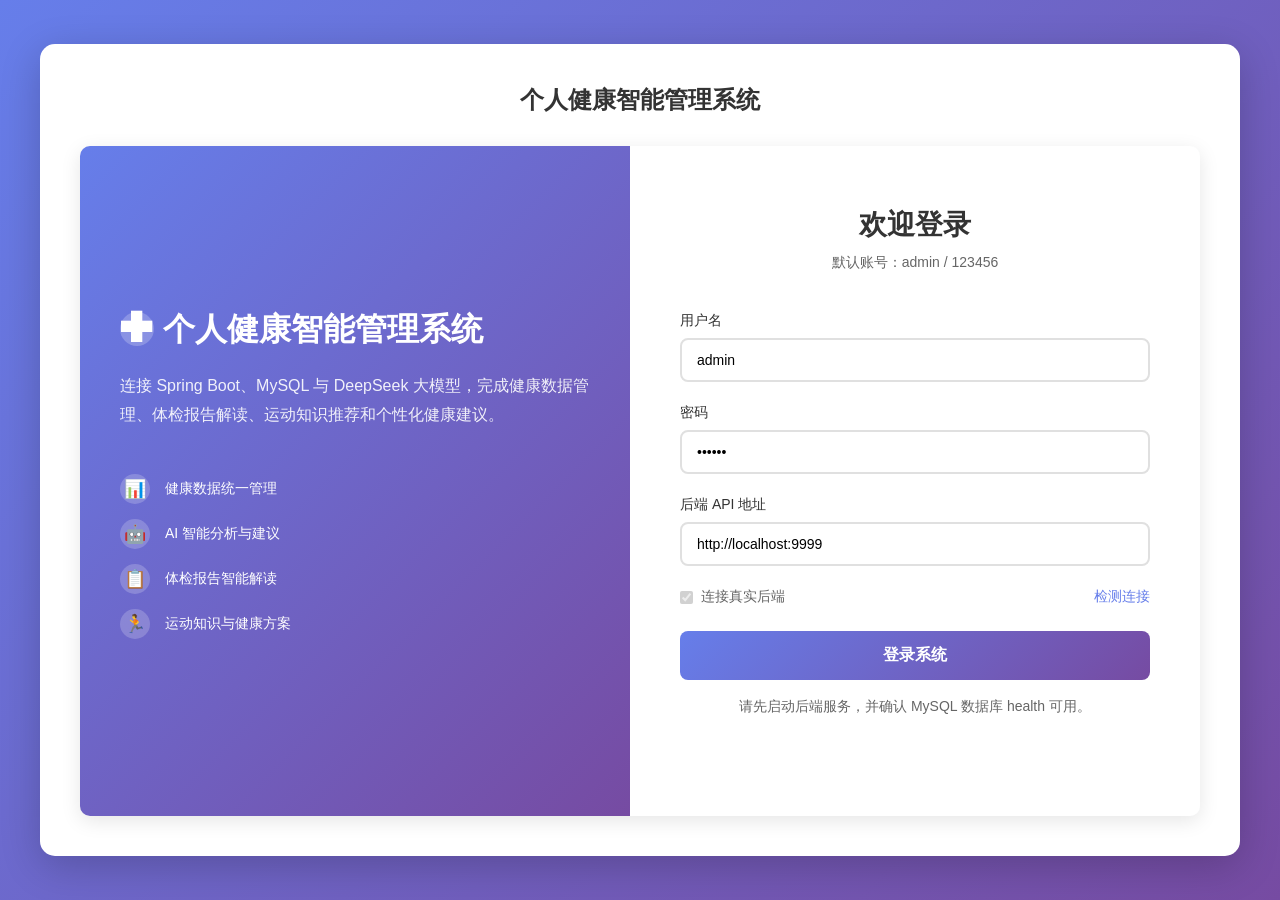
<file: docs/index.html>
<!DOCTYPE html>
<html lang="zh-CN">
<head>
  <meta charset="UTF-8">
  <meta name="viewport" content="width=device-width, initial-scale=1.0">
  <title>个人健康智能管理系统</title>
  <link rel="stylesheet" href="styles.css">
</head>
<body>
  <main id="app">
    <section class="login-screen" id="loginScreen">
      <div class="prototype-container login-container">
        <div class="prototype-title">个人健康智能管理系统</div>
        <div class="login-page">
          <div class="left-panel">
            <h1><span class="brand-mark">✚</span> 个人健康智能管理系统</h1>
            <p>连接 Spring Boot、MySQL 与 DeepSeek 大模型，完成健康数据管理、体检报告解读、运动知识推荐和个性化健康建议。</p>
            <div class="feature-list">
              <div class="feature-item"><div class="feature-icon">📊</div><span>健康数据统一管理</span></div>
              <div class="feature-item"><div class="feature-icon">🤖</div><span>AI 智能分析与建议</span></div>
              <div class="feature-item"><div class="feature-icon">📋</div><span>体检报告智能解读</span></div>
              <div class="feature-item"><div class="feature-icon">🏃</div><span>运动知识与健康方案</span></div>
            </div>
          </div>
          <form class="right-panel" id="loginForm">
            <div class="login-header">
              <h2>欢迎登录</h2>
              <p>默认账号：admin / 123456</p>
            </div>
            <div class="form-group">
              <label class="form-label" for="username">用户名</label>
              <input class="form-input" id="username" value="admin" autocomplete="username" placeholder="请输入用户名">
            </div>
            <div class="form-group">
              <label class="form-label" for="password">密码</label>
              <input class="form-input" id="password" type="password" value="123456" autocomplete="current-password" placeholder="请输入密码">
            </div>
            <div class="form-group">
              <label class="form-label" for="apiBase">后端 API 地址</label>
              <input class="form-input" id="apiBase" value="http://localhost:9999" placeholder="例如：http://localhost:9999">
            </div>
            <div class="remember-forgot">
              <label class="checkbox-label"><input checked disabled type="checkbox"> 连接真实后端</label>
              <a class="forgot-link" href="#" id="checkBackend">检测连接</a>
            </div>
            <button class="login-button" type="submit">登录系统</button>
            <div class="register-link">请先启动后端服务，并确认 MySQL 数据库 health 可用。</div>
            <p class="message" id="loginMessage"></p>
          </form>
        </div>
      </div>
    </section>

    <section class="app-screen hidden" id="appScreen">
      <div class="prototype-container app-container">
        <div class="prototype-title" id="figureTitle">个人健康智能管理系统</div>
        <div class="dashboard">
          <aside class="sidebar">
            <div class="logo"><span class="logo-icon">✚</span><span>健康管理</span></div>
            <button class="menu-item active" data-page="dashboard"><span class="menu-icon">📊</span><span class="menu-index">01</span><span>数据概览</span></button>
            <button class="menu-item" data-page="body"><span class="menu-icon">📝</span><span class="menu-index">02</span><span>身体信息上传</span></button>
            <button class="menu-item" data-page="data"><span class="menu-icon">🗂</span><span class="menu-index">03</span><span>健康数据管理</span></button>
            <button class="menu-item" data-page="ai"><span class="menu-icon">🤖</span><span class="menu-index">04</span><span>AI 智能分析</span></button>
            <button class="menu-item" data-page="report"><span class="menu-icon">📋</span><span class="menu-index">05</span><span>体检报告解读</span></button>
            <button class="menu-item" data-page="suggestion"><span class="menu-icon">💡</span><span class="menu-index">06</span><span>健康评估建议</span></button>
            <button class="menu-item" data-page="sport"><span class="menu-icon">🏃</span><span class="menu-index">07</span><span>运动知识</span></button>
            <button class="menu-item" data-page="admin"><span class="menu-icon">⚙</span><span class="menu-index">08</span><span>系统管理</span></button>
          </aside>

          <section class="main-content">
            <header class="header">
              <div>
                <div class="welcome" id="pageHeading">欢迎回来，龙辉铉</div>
                <div class="subline" id="pageSubline">健康数据管理、运动知识推荐与 AI 智能分析</div>
              </div>
              <div class="user-info">
                <span id="modeBadge">数据库连接中</span>
                <span id="clockText">2026-05-15 17:00</span>
                <div class="avatar" id="avatarText">龙</div>
              </div>
            </header>

            <section class="page active" id="page-dashboard">
              <div class="stats-grid">
                <div class="stat-card blue"><div class="stat-icon">💓</div><div class="stat-value" id="heartRateStat">--</div><div class="stat-label">心率（次/分）</div></div>
                <div class="stat-card green"><div class="stat-icon">🩺</div><div class="stat-value" id="pressureStat">--</div><div class="stat-label">血压（mmHg）</div></div>
                <div class="stat-card orange"><div class="stat-icon">🧪</div><div class="stat-value" id="sugarStat">--</div><div class="stat-label">血糖（mmol/L）</div></div>
                <div class="stat-card red"><div class="stat-icon">⚖</div><div class="stat-value" id="bmiStat">--</div><div class="stat-label">BMI 指数</div></div>
              </div>
              <div class="content-grid">
                <div class="card">
                  <div class="card-header">
                    <div class="card-title"><span class="title-icon">📈</span>健康趋势分析</div>
                    <button class="view-more" data-page-link="data">查看详情</button>
                  </div>
                  <div class="chart-placeholder" id="trendChart"></div>
                </div>
                <div class="card">
                  <div class="card-header"><div class="card-title"><span class="title-icon">📌</span>今日健康数据</div></div>
                  <div id="todayHealthList"></div>
                </div>
              </div>
              <div class="card ai-card">
                <div class="card-header">
                  <div class="card-title"><span class="title-icon">🤖</span>AI 智能建议</div>
                  <button class="view-more" data-page-link="ai">查看更多</button>
                </div>
                <div id="dashboardSuggestionList"></div>
              </div>
            </section>

            <section class="page" id="page-body">
              <div class="page-header">
                <div class="page-title"><span class="title-icon">📝</span>身体信息上传</div>
                <button class="btn btn-primary" id="saveBodyBtn">保存身体信息</button>
              </div>
              <form class="body-form" id="bodyForm">
                <label>姓名<input name="name" value="龙辉铉"></label>
                <label>年龄<input name="age" type="number" value="22"></label>
                <label>性别<select name="gender"><option>男</option><option>女</option></select></label>
                <label>身高(m)<input name="height" type="number" step="0.01" value="1.75"></label>
                <label>体重(kg)<input name="weight" type="number" step="0.1" value="68.5"></label>
                <label>血糖(mmol/L)<input name="bloodSugar" type="number" step="0.1" value="5.8"></label>
                <label>血压(mmHg)<input name="bloodPressure" value="125/82"></label>
                <label>血脂(mmol/L)<input name="bloodLipid" value="5.2"></label>
                <label>心率<input name="heartRate" type="number" value="75"></label>
                <label>视力<input name="vision" type="number" value="200"></label>
                <label>睡眠时长<input name="sleepDuration" type="number" value="7"></label>
                <label>睡眠质量<select name="sleepQuality"><option>良好</option><option>一般</option><option>较差</option></select></label>
                <label>饮食类型<input name="foodTypes" value="蔬菜、水果、鱼类"></label>
                <label>每日饮水量(ml)<input name="waterConsumption" type="number" value="1800"></label>
              </form>
              <p class="message" id="bodyMessage"></p>
            </section>

            <section class="page" id="page-data">
              <div class="page-header">
                <div class="page-title"><span class="title-icon">🗂</span>健康数据管理</div>
                <div class="action-buttons">
                  <button class="btn btn-secondary" id="loadBodyList">读取真实数据</button>
                  <button class="btn btn-primary" id="addRecordBtn">添加数据</button>
                </div>
              </div>
              <div class="filter-bar">
                <div class="filter-item"><label class="filter-label">数据类型</label><select class="filter-input" id="typeFilter"><option>全部类型</option><option>体检数据</option><option>日常监测</option><option>运动数据</option></select></div>
                <div class="filter-item"><label class="filter-label">开始时间</label><input class="filter-input" type="date" value="2026-04-01"></div>
                <div class="filter-item"><label class="filter-label">结束时间</label><input class="filter-input" type="date" value="2026-05-15"></div>
                <div class="filter-item"><label class="filter-label">关键词搜索</label><input class="filter-input" id="keywordInput" placeholder="搜索数据、状态、姓名"></div>
                <div class="filter-item filter-action"><button class="btn btn-primary" id="searchBtn">搜索</button></div>
              </div>
              <div class="table-wrap">
                <table class="data-table">
                  <thead><tr><th>记录ID</th><th>数据类型</th><th>血压</th><th>血糖</th><th>心率</th><th>体重</th><th>状态</th><th>记录时间</th><th>操作</th></tr></thead>
                  <tbody id="recordsBody"></tbody>
                </table>
              </div>
              <div class="pagination" id="recordsPagination"></div>
            </section>

            <section class="page" id="page-ai">
              <div class="page-header"><div class="page-title"><span class="title-icon">🤖</span>AI 智能分析</div></div>
              <div class="tabs">
                <button class="tab active">体检报告解读</button>
                <button class="tab">健康风险评估</button>
                <button class="tab">数据趋势分析</button>
                <button class="tab">个性化建议</button>
              </div>
              <div class="analysis-grid">
                <div class="card ai-input-card">
                  <div class="card-header"><span class="card-title"><span class="title-icon">📋</span>输入体检报告</span></div>
                  <div class="input-section">
                    <label class="input-label">请输入血压、血糖、血脂、心率、体重、睡眠等健康数据：</label>
                    <textarea class="textarea" id="reportText" placeholder="示例：血糖 6.4 mmol/L，血脂 5.8 mmol/L，血压 135/86 mmHg，心率 80 次/分，近期睡眠不足，运动频率偏低。"></textarea>
                    <div class="input-tip" id="reportTip">内容应包含具体健康指标，不能只输入姓名、问候或无关文字。</div>
                  </div>
                  <button class="btn btn-primary" id="runAiBtn">开始 AI 分析</button>
                  <div class="loading-steps hidden" id="loadingSteps"></div>
                  <div class="result-section" id="aiResultBox">
                    <div class="result-title">AI 分析结果</div>
                    <div class="result-source" id="aiSourceText">等待调用 DeepSeek 模型</div>
                    <div class="result-content">点击“开始 AI 分析”后，系统会通过后端调用 DeepSeek 模型返回结构化健康评估。</div>
                  </div>
                </div>
                <div class="card score-card">
                  <div class="card-header"><span class="card-title"><span class="title-icon">🧭</span>健康评分</span></div>
                  <div class="score-display"><div class="score-circle"><div class="score-value" id="scoreValue">--</div><div class="score-label">健康评分</div></div></div>
                  <div class="risk-level">
                    <div class="risk-item risk-low"><div class="risk-item-title">心血管风险</div><div class="risk-item-value green-text">低</div></div>
                    <div class="risk-item risk-medium"><div class="risk-item-title">代谢风险</div><div class="risk-item-value orange-text">中</div></div>
                    <div class="risk-item risk-low"><div class="risk-item-title">肝功能风险</div><div class="risk-item-value green-text">低</div></div>
                  </div>
                  <div class="warning-box"><strong>风险提示</strong><p>代谢风险主要与血糖、血脂、血压、体重、睡眠和运动频率有关，建议结合历史记录持续观察。</p></div>
                </div>
                <div class="card full-width-card suggestion-card">
                  <div class="card-header"><span class="card-title"><span class="title-icon">💡</span>个性化健康建议</span></div>
                  <div class="suggestion-list" id="suggestionList"></div>
                </div>
              </div>
            </section>

            <section class="page" id="page-report">
              <div class="page-header"><div class="page-title"><span class="title-icon">📋</span>体检报告解读</div><button class="btn btn-primary" data-page-link="ai">进入 AI 分析</button></div>
              <div class="card report-card">
                <h3>体检报告解读流程</h3>
                <p>用户粘贴体检报告后，系统将报告文本和健康画像输入提示词，结合健康知识检索与模型分析，返回整体评估、异常指标、风险等级和健康建议。</p>
                <div class="pipeline"><span>报告输入</span><span>提示词构建</span><span>知识检索</span><span>模型分析</span><span>结构化呈现</span></div>
              </div>
            </section>

            <section class="page" id="page-suggestion">
              <div class="page-header"><div class="page-title"><span class="title-icon">💡</span>健康评估建议</div></div>
              <div class="content-grid">
                <div class="card"><div class="card-header"><div class="card-title">健康评估</div></div><p class="paragraph" id="healthEvaluationText">正在根据身体信息生成健康评估。</p></div>
                <div class="card"><div class="card-header"><div class="card-title">建议生成</div></div><div id="healthAdviceList"></div></div>
              </div>
            </section>

            <section class="page" id="page-sport">
              <div class="page-header"><div class="page-title"><span class="title-icon">🏃</span>运动知识</div><button class="btn btn-secondary" id="loadSportBtn">读取运动知识接口</button></div>
              <div class="table-wrap">
                <table class="data-table">
                  <thead><tr><th>运动类型</th><th>适合时间</th><th>适合心率</th><th>推荐频率</th><th>推荐速度</th></tr></thead>
                  <tbody id="sportBody"></tbody>
                </table>
              </div>
              <div class="pagination" id="sportPagination"></div>
            </section>

            <section class="page" id="page-admin">
              <div class="page-header"><div class="page-title"><span class="title-icon">⚙</span>系统管理</div><button class="btn btn-secondary" id="loadAdminBtn">读取用户/角色/菜单</button></div>
              <div class="admin-stat-grid">
                <div class="admin-stat"><div>用户总数</div><strong id="adminUserCount">0</strong></div>
                <div class="admin-stat"><div>角色数量</div><strong id="adminRoleCount">0</strong></div>
                <div class="admin-stat"><div>菜单数量</div><strong id="adminMenuCount">0</strong></div>
              </div>
              <div class="admin-grid">
                <div class="card admin-table-card"><div class="card-header"><div class="card-title">用户列表</div></div><div id="userAdminList"></div></div>
                <div class="card admin-table-card"><div class="card-header"><div class="card-title">角色权限</div></div><div id="roleAdminList"></div></div>
                <div class="card admin-table-card"><div class="card-header"><div class="card-title">菜单资源</div></div><div id="menuAdminList"></div></div>
              </div>
            </section>
          </section>
        </div>
      </div>
    </section>
  </main>
  <script src="app.js"></script>
</body>
</html>
</file>
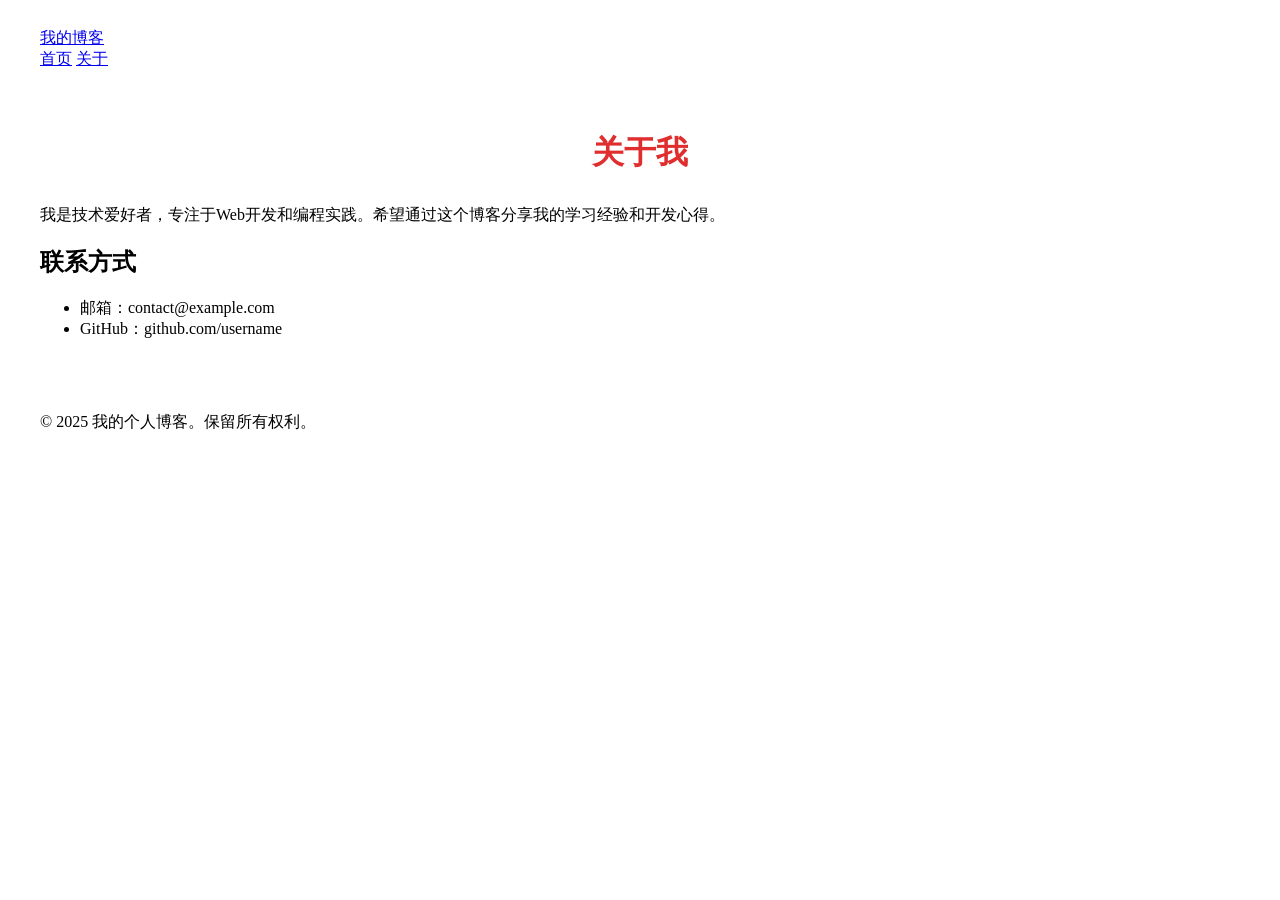
<file: test/about.html>
<!DOCTYPE html>
<html lang="zh-CN">
<head>
    <meta charset="UTF-8">
    <meta name="viewport" content="width=device-width, initial-scale=1.0">
    <title>关于 - 我的个人博客</title>
    <link rel="stylesheet" href="styles/main.css">
</head>
<body>
    <nav class="navbar">
        <div class="container">
            <a href="/" class="logo">我的博客</a>
            <div class="nav-links">
                <a href="/">首页</a>
                <a href="about.html">关于</a>
            </div>
        </div>
    </nav>

    <main class="container">
        <h1 class="page-title">关于我</h1>
        
        <div class="content">
            <p>我是技术爱好者，专注于Web开发和编程实践。希望通过这个博客分享我的学习经验和开发心得。</p>
            
            <h2>联系方式</h2>
            <ul>
                <li>邮箱：contact@example.com</li>
                <li>GitHub：github.com/username</li>
            </ul>
        </div>
    </main>

    <footer class="footer">
        <div class="container">
            <p>&copy; 2025 我的个人博客。保留所有权利。</p>
        </div>
    </footer>
</body>
</html>
</file>
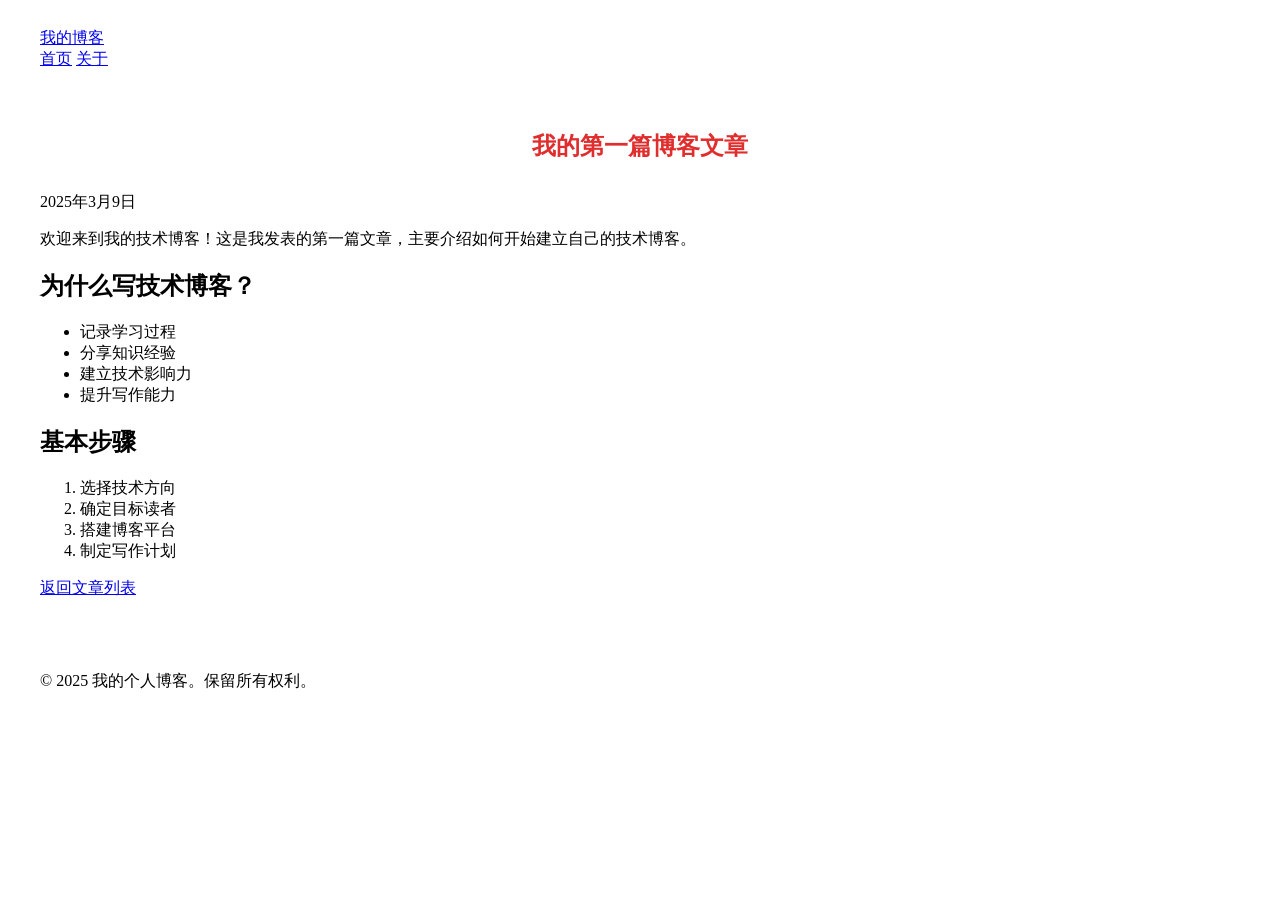
<file: test/posts/first-post.html>
<!DOCTYPE html>
<html lang="zh-CN">
<head>
    <meta charset="UTF-8">
    <meta name="viewport" content="width=device-width, initial-scale=1.0">
    <title>我的第一篇博客文章</title>
    <link rel="stylesheet" href="../styles/main.css">
</head>
<body>
    <nav class="navbar">
        <div class="container">
            <a href="../index.html" class="logo">我的博客</a>
            <div class="nav-links">
                <a href="../index.html">首页</a>
                <a href="../about.html">关于</a>
            </div>
        </div>
    </nav>

    <main class="container">
        <article class="post-content">
            <h1 class="post-title">我的第一篇博客文章</h1>
            <div class="post-meta">
                <time datetime="2025-03-09">2025年3月9日</time>
            </div>
            
            <p>欢迎来到我的技术博客！这是我发表的第一篇文章，主要介绍如何开始建立自己的技术博客。</p>
            
            <h2>为什么写技术博客？</h2>
            <ul>
                <li>记录学习过程</li>
                <li>分享知识经验</li>
                <li>建立技术影响力</li>
                <li>提升写作能力</li>
            </ul>

            <h2>基本步骤</h2>
            <ol>
                <li>选择技术方向</li>
                <li>确定目标读者</li>
                <li>搭建博客平台</li>
                <li>制定写作计划</li>
            </ol>

            <p><a href="../index.html">返回文章列表</a></p>
        </article>
    </main>

    <footer class="footer">
        <div class="container">
            <p>&copy; 2025 我的个人博客。保留所有权利。</p>
        </div>
    </footer>
</body>
</html>
</file>
<file: docs/styles.css>
:root {
  --primary: #667eea;
  --secondary: #764ba2;
  --bg: #f5f7fa;
  --text: #333;
  --muted: #666;
  --line: #e0e0e0;
  --green: #23967F;
  --orange: #E8871E;
  --red: #C73E1D;
  --blue: #2E86AB;
}

* { margin: 0; padding: 0; box-sizing: border-box; }

body {
  font-family: "Microsoft YaHei", SimHei, Arial, sans-serif;
  background: var(--bg);
  color: var(--text);
}

button, input, select, textarea { font: inherit; }
button { cursor: pointer; }
.hidden { display: none !important; }

.login-screen {
  min-height: 100vh;
  padding: 40px;
  display: flex;
  justify-content: center;
  align-items: center;
  background: linear-gradient(135deg, var(--primary) 0%, var(--secondary) 100%);
}

.app-screen {
  min-height: 100vh;
  padding: 20px;
}

.prototype-container {
  background: white;
  border-radius: 15px;
  padding: 30px;
  box-shadow: 0 5px 20px rgba(0,0,0,0.1);
  max-width: 1400px;
  margin: 0 auto;
}

.app-container {
  padding: 28px;
}

.login-container {
  width: 1200px;
  max-width: 100%;
  padding: 40px;
  box-shadow: 0 10px 40px rgba(0,0,0,0.2);
}

.prototype-title {
  text-align: center;
  font-size: 24px;
  margin-bottom: 30px;
  color: #333;
  font-weight: bold;
}

.login-page {
  display: flex;
  background: #f8f9fa;
  border-radius: 10px;
  overflow: hidden;
  box-shadow: 0 5px 20px rgba(0,0,0,0.1);
}

.left-panel {
  flex: 1;
  background: linear-gradient(135deg, var(--primary) 0%, var(--secondary) 100%);
  padding: 60px 40px;
  color: white;
  display: flex;
  flex-direction: column;
  justify-content: center;
}

.left-panel h1 {
  font-size: 32px;
  margin-bottom: 20px;
}

.left-panel p {
  font-size: 16px;
  line-height: 1.8;
  opacity: 0.9;
}

.feature-list { margin-top: 30px; }

.feature-item {
  display: flex;
  align-items: center;
  margin: 15px 0;
  font-size: 14px;
}

.feature-icon {
  width: 30px;
  height: 30px;
  background: rgba(255,255,255,0.2);
  border-radius: 50%;
  display: flex;
  align-items: center;
  justify-content: center;
  margin-right: 15px;
  font-size: 18px;
}

.right-panel {
  flex: 1;
  padding: 60px 50px;
  background: white;
}

.login-header {
  text-align: center;
  margin-bottom: 40px;
}

.login-header h2 {
  font-size: 28px;
  color: #333;
  margin-bottom: 10px;
}

.login-header p {
  color: #666;
  font-size: 14px;
}

.form-group { margin-bottom: 22px; }

.form-label, .filter-label, .input-label {
  display: block;
  margin-bottom: 8px;
  color: #333;
  font-size: 14px;
  font-weight: 500;
}

.form-input, .filter-input, .body-form input, .body-form select, .textarea {
  width: 100%;
  padding: 12px 15px;
  border: 2px solid var(--line);
  border-radius: 8px;
  font-size: 14px;
  transition: all 0.3s;
  outline: none;
  background: white;
}

.form-input:focus, .filter-input:focus, .body-form input:focus, .body-form select:focus, .textarea:focus {
  border-color: var(--primary);
  box-shadow: 0 0 0 3px rgba(102, 126, 234, 0.1);
}

.remember-forgot {
  display: flex;
  justify-content: space-between;
  align-items: center;
  margin-bottom: 25px;
  font-size: 14px;
}

.checkbox-label {
  display: flex;
  align-items: center;
  gap: 8px;
  color: #666;
}

.forgot-link {
  color: var(--primary);
  text-decoration: none;
}

.login-button, .btn {
  border-radius: 8px;
  border: none;
  cursor: pointer;
  font-size: 14px;
  font-weight: 600;
  transition: all 0.3s;
}

.login-button {
  width: 100%;
  padding: 14px;
  background: linear-gradient(135deg, var(--primary) 0%, var(--secondary) 100%);
  color: white;
  font-size: 16px;
}

.login-button:hover, .btn-primary:hover {
  transform: translateY(-2px);
  box-shadow: 0 5px 15px rgba(102, 126, 234, 0.4);
}

.register-link, .message {
  text-align: center;
  margin-top: 18px;
  color: #666;
  font-size: 14px;
  min-height: 20px;
}

.dashboard {
  display: flex;
  gap: 22px;
  align-items: stretch;
}

.sidebar {
  width: 250px;
  flex: 0 0 250px;
  background: linear-gradient(135deg, var(--primary) 0%, var(--secondary) 100%);
  border-radius: 10px;
  padding: 24px 18px;
  color: white;
  align-self: stretch;
  min-height: calc(100vh - 96px);
  box-shadow: 0 12px 28px rgba(102,126,234,0.22);
}

.logo {
  font-size: 24px;
  font-weight: bold;
  margin-bottom: 26px;
  text-align: center;
  display: flex;
  align-items: center;
  justify-content: center;
  gap: 10px;
}

.logo-icon,
.brand-mark {
  width: 34px;
  height: 34px;
  border-radius: 50%;
  background: rgba(255,255,255,0.22);
  display: inline-flex;
  align-items: center;
  justify-content: center;
  color: white;
}

.menu-item {
  width: 100%;
  min-height: 48px;
  padding: 10px 14px;
  margin: 7px 0;
  border-radius: 8px;
  border: none;
  cursor: pointer;
  transition: all 0.3s;
  display: flex;
  align-items: center;
  gap: 9px;
  color: white;
  background: transparent;
  text-align: left;
  white-space: nowrap;
}

.menu-item:hover { background: rgba(255,255,255,0.2); }
.menu-item.active {
  background: rgba(255,255,255,0.28);
  box-shadow: inset 3px 0 0 rgba(255,255,255,0.9);
}

.menu-icon,
.title-icon,
.mini-icon {
  display: inline-flex;
  align-items: center;
  justify-content: center;
  flex: 0 0 auto;
}

.menu-icon {
  width: 28px;
  height: 28px;
  border-radius: 8px;
  background: rgba(255,255,255,0.18);
  font-size: 16px;
}

.menu-index {
  width: 24px;
  color: rgba(255,255,255,0.82);
  font-size: 13px;
}

.main-content {
  flex: 1;
  min-width: 0;
  padding-top: 0;
}

.header, .page-header {
  display: flex;
  justify-content: space-between;
  align-items: center;
  margin-bottom: 30px;
  padding-bottom: 20px;
  border-bottom: 2px solid var(--line);
  gap: 20px;
}

.welcome, .page-title {
  font-size: 24px;
  font-weight: bold;
  color: #333;
}

.page-title { font-size: 28px; }

.subline {
  margin-top: 8px;
  color: #666;
  font-size: 14px;
}

.user-info, .action-buttons {
  display: flex;
  align-items: center;
  gap: 15px;
}

#modeBadge {
  padding: 6px 12px;
  border-radius: 12px;
  background: #f0f4ff;
  color: var(--primary);
  font-size: 13px;
  font-weight: 700;
}

.avatar {
  width: 45px;
  height: 45px;
  border-radius: 50%;
  background: linear-gradient(135deg, var(--primary) 0%, var(--secondary) 100%);
  display: flex;
  align-items: center;
  justify-content: center;
  color: white;
  font-weight: bold;
  font-size: 18px;
  line-height: 1;
  box-shadow: 0 8px 18px rgba(102,126,234,0.25);
}

.page { display: none; }
.page.active { display: block; }

.stats-grid {
  display: grid;
  grid-template-columns: repeat(4, 1fr);
  gap: 20px;
  margin-bottom: 30px;
}

.stat-card {
  background: white;
  border-radius: 10px;
  padding: 25px;
  box-shadow: 0 3px 10px rgba(0,0,0,0.08);
  border-left: 4px solid;
  position: relative;
  overflow: hidden;
}

.stat-card.blue { border-left-color: var(--primary); }
.stat-card.green { border-left-color: var(--green); }
.stat-card.orange { border-left-color: var(--orange); }
.stat-card.red { border-left-color: var(--red); }

.stat-icon {
  width: 46px;
  height: 46px;
  border-radius: 14px;
  margin-bottom: 12px;
  display: flex;
  align-items: center;
  justify-content: center;
  font-size: 24px;
  background: #f0f4ff;
}

.stat-card.green .stat-icon { background: #e6f6f1; }
.stat-card.orange .stat-icon { background: #fff1df; }
.stat-card.red .stat-icon { background: #ffe8e4; }

.stat-value {
  font-size: 28px;
  font-weight: bold;
  color: #333;
  margin-bottom: 5px;
}

.stat-label {
  font-size: 14px;
  color: #666;
}

.content-grid {
  display: grid;
  grid-template-columns: 2fr 1fr;
  gap: 20px;
}

.card {
  background: white;
  border-radius: 10px;
  padding: 25px;
  box-shadow: 0 3px 10px rgba(0,0,0,0.08);
}

.card-header {
  display: flex;
  justify-content: space-between;
  align-items: center;
  margin-bottom: 20px;
}

.card-title {
  font-size: 18px;
  font-weight: bold;
  color: #333;
  display: flex;
  align-items: center;
  gap: 8px;
}

.title-icon {
  width: 34px;
  height: 34px;
  border-radius: 10px;
  background: #f0f4ff;
  color: var(--primary);
  font-size: 18px;
}

.view-more {
  color: var(--primary);
  font-size: 14px;
  cursor: pointer;
  border: none;
  background: transparent;
}

.chart-placeholder {
  height: 250px;
  background: linear-gradient(135deg, #f5f7fa 0%, #e8eef5 100%);
  border-radius: 8px;
  display: flex;
  align-items: center;
  justify-content: center;
  color: #666;
  font-size: 14px;
  overflow: hidden;
}

.chart-placeholder svg {
  width: 100%;
  height: 100%;
}

.health-item {
  display: flex;
  justify-content: space-between;
  align-items: center;
  padding: 15px;
  margin: 10px 0;
  background: #f8f9fa;
  border-radius: 8px;
}

.health-main {
  display: flex;
  align-items: center;
  gap: 12px;
}

.mini-icon {
  width: 30px;
  height: 30px;
  border-radius: 10px;
  background: #edf3ff;
  color: var(--primary);
}

.health-label {
  font-size: 14px;
  color: #666;
}

.health-value {
  font-size: 16px;
  font-weight: bold;
  color: #333;
}

.status-badge {
  padding: 4px 12px;
  border-radius: 12px;
  font-size: 12px;
  font-weight: 500;
  display: inline-block;
  white-space: nowrap;
}

.status-normal { background: #d4f1e8; color: var(--green); }
.status-warning { background: #ffe8d1; color: var(--orange); }
.status-danger { background: #ffd4cd; color: var(--red); }

.ai-card { margin-top: 20px; }

.ai-suggestion {
  background: linear-gradient(135deg, #fff9e6 0%, #fff3d1 100%);
  border-left: 4px solid var(--orange);
  padding: 15px;
  border-radius: 8px;
  margin: 10px 0;
}

.ai-suggestion-title {
  font-weight: bold;
  color: var(--orange);
  margin-bottom: 8px;
}

.ai-suggestion-content {
  font-size: 14px;
  color: #666;
  line-height: 1.6;
}

.btn {
  padding: 10px 20px;
}

.btn-primary {
  background: linear-gradient(135deg, var(--primary) 0%, var(--secondary) 100%);
  color: white;
}

.btn-secondary {
  background: white;
  color: var(--primary);
  border: 2px solid var(--primary);
}

.filter-bar {
  display: flex;
  gap: 15px;
  margin-bottom: 25px;
  padding: 20px;
  background: #f8f9fa;
  border-radius: 10px;
}

.filter-item { flex: 1; }
.filter-action { display: flex; align-items: flex-end; }
.filter-action .btn { width: 100%; }

.table-wrap {
  width: 100%;
  overflow-x: auto;
}

.data-table {
  width: 100%;
  min-width: 860px;
  border-collapse: collapse;
  background: white;
  border-radius: 10px;
  overflow: hidden;
  box-shadow: 0 3px 10px rgba(0,0,0,0.08);
}

.data-table thead {
  background: linear-gradient(135deg, var(--primary) 0%, var(--secondary) 100%);
  color: white;
}

.data-table th {
  padding: 15px;
  text-align: left;
  font-weight: 600;
  font-size: 14px;
}

.data-table td {
  padding: 15px;
  border-bottom: 1px solid var(--line);
  font-size: 14px;
  color: #333;
}

.data-table tbody tr:hover { background: #f8f9ff; }

.action-icons {
  display: flex;
  gap: 10px;
}

.icon-btn {
  width: 32px;
  height: 32px;
  border-radius: 6px;
  border: none;
  display: flex;
  align-items: center;
  justify-content: center;
  transition: all 0.3s;
}

.icon-btn.view { background: #e8f4f8; color: var(--blue); }
.icon-btn.edit { background: #fff9e6; color: var(--orange); }
.icon-btn.delete { background: #ffd4cd; color: var(--red); }
.icon-btn:hover { transform: scale(1.1); }

.pagination {
  display: flex;
  justify-content: center;
  align-items: center;
  gap: 10px;
  margin-top: 30px;
}

.admin-stat-grid {
  display: grid;
  grid-template-columns: repeat(3, minmax(0, 1fr));
  gap: 18px;
  margin-bottom: 22px;
}

.admin-stat {
  background: white;
  border: 1px solid var(--line);
  border-left: 4px solid var(--primary);
  border-radius: 8px;
  padding: 18px 20px;
  box-shadow: 0 8px 20px rgba(0,0,0,0.04);
}

.admin-stat div {
  color: #667085;
  font-size: 14px;
  margin-bottom: 8px;
}

.admin-stat strong {
  font-size: 30px;
  color: var(--dark);
}

.admin-table-card {
  min-width: 0;
}

.admin-table-wrap {
  overflow: auto;
}

.admin-table {
  min-width: 520px;
}

.admin-table th,
.admin-table td {
  padding: 12px;
}

.admin-empty {
  padding: 24px;
  color: #667085;
  background: #f8f9ff;
  border-radius: 8px;
}

.page-btn {
  min-width: 36px;
  height: 36px;
  padding: 0 10px;
  border-radius: 6px;
  border: 2px solid var(--line);
  background: white;
  cursor: pointer;
}

.page-btn:disabled {
  opacity: 0.45;
  cursor: not-allowed;
}

.page-btn.active {
  background: var(--primary);
  color: white;
  border-color: var(--primary);
}

.analysis-grid {
  display: grid;
  grid-template-columns: 1fr 1fr;
  gap: 25px;
  margin-bottom: 30px;
}

.ai-input-card,
.score-card,
.suggestion-card {
  border: 1px solid rgba(102,126,234,0.12);
}

.input-section { margin-bottom: 20px; }

.textarea {
  min-height: 150px;
  resize: vertical;
  line-height: 1.7;
}

.input-tip {
  margin-top: 8px;
  font-size: 13px;
  color: #667085;
}

.input-tip[data-type="error"] {
  color: var(--red);
}

.input-tip[data-type="success"] {
  color: var(--green);
}

.result-section {
  background: linear-gradient(135deg, #f8f9ff 0%, #f0f4ff 100%);
  border: 2px solid var(--primary);
  border-radius: 10px;
  padding: 20px;
  margin-top: 20px;
}

.result-section.is-loading {
  opacity: 0.78;
}

.result-title {
  font-size: 16px;
  font-weight: bold;
  color: var(--primary);
  margin-bottom: 15px;
}

.result-source {
  display: inline-flex;
  align-items: center;
  padding: 6px 10px;
  border-radius: 999px;
  font-size: 12px;
  font-weight: 700;
  margin-bottom: 12px;
}

.source-deepseek {
  background: #d4f1e8;
  color: var(--green);
}

.source-fallback {
  background: #fff1df;
  color: var(--orange);
}

.result-content {
  font-size: 14px;
  color: #333;
  line-height: 1.8;
}

.score-display {
  display: flex;
  justify-content: center;
  align-items: center;
  margin: 30px 0;
}

.score-circle {
  width: 180px;
  height: 180px;
  border-radius: 50%;
  background: linear-gradient(135deg, var(--primary) 0%, var(--secondary) 100%);
  display: flex;
  flex-direction: column;
  align-items: center;
  justify-content: center;
  color: white;
  box-shadow: 0 10px 30px rgba(102, 126, 234, 0.3);
}

.score-value {
  font-size: 48px;
  font-weight: bold;
}

.score-label {
  font-size: 14px;
  margin-top: 5px;
}

.risk-level {
  display: flex;
  gap: 15px;
  margin: 20px 0;
}

.risk-item {
  flex: 1;
  padding: 15px;
  border-radius: 8px;
  text-align: center;
}

.risk-low { background: #d4f1e8; border: 2px solid var(--green); }
.risk-medium { background: #ffe8d1; border: 2px solid var(--orange); }
.risk-high { background: #ffd4cd; border: 2px solid var(--red); }

.risk-item-title {
  font-size: 12px;
  color: #666;
  margin-bottom: 5px;
}

.risk-item-value {
  font-size: 18px;
  font-weight: bold;
}

.green-text { color: var(--green); }
.orange-text { color: var(--orange); }
.red-text { color: var(--red); }

.warning-box {
  background: #fff9e6;
  padding: 15px;
  border-radius: 8px;
  border-left: 4px solid var(--orange);
  color: #666;
  line-height: 1.6;
}

.warning-box strong {
  color: var(--orange);
  display: block;
  margin-bottom: 8px;
}

.full-width-card { grid-column: 1 / -1; }

.tabs {
  display: flex;
  gap: 10px;
  margin-bottom: 20px;
  flex-wrap: wrap;
}

.tab {
  padding: 10px 20px;
  border-radius: 8px;
  border: 2px solid var(--line);
  background: white;
  cursor: pointer;
  transition: all 0.3s;
  font-size: 14px;
}

.tab.active {
  background: var(--primary);
  color: white;
  border-color: var(--primary);
}

.suggestion-list { margin-top: 20px; }

.suggestion-item {
  background: white;
  padding: 18px;
  margin: 12px 0;
  border-radius: 8px;
  border-left: 4px solid var(--primary);
  box-shadow: 0 2px 8px rgba(0,0,0,0.05);
}

.suggestion-category {
  font-weight: bold;
  color: var(--primary);
  margin-bottom: 10px;
  display: flex;
  align-items: center;
  gap: 10px;
}

.suggestion-text {
  font-size: 14px;
  color: #666;
  line-height: 1.8;
}

.loading-steps {
  margin-top: 15px;
  display: grid;
  gap: 8px;
}

.loading-steps div {
  background: #f8f9ff;
  color: var(--primary);
  border-left: 4px solid var(--primary);
  border-radius: 8px;
  padding: 10px 12px;
  font-weight: 600;
}

.body-form {
  display: grid;
  grid-template-columns: repeat(4, 1fr);
  gap: 16px;
  padding: 20px;
  background: #f8f9fa;
  border-radius: 10px;
}

.body-form label {
  display: grid;
  gap: 8px;
  font-size: 14px;
  color: #555;
}

.pipeline {
  display: grid;
  grid-template-columns: repeat(5, 1fr);
  gap: 12px;
  margin-top: 20px;
}

.pipeline span {
  background: linear-gradient(135deg, var(--primary), var(--secondary));
  color: white;
  border-radius: 8px;
  padding: 18px 12px;
  text-align: center;
  font-weight: 700;
}

.paragraph {
  color: #666;
  line-height: 1.8;
}

.admin-grid {
  display: grid;
  grid-template-columns: repeat(3, 1fr);
  gap: 20px;
}

.mini-list {
  display: grid;
  gap: 10px;
}

.mini-list div {
  padding: 12px;
  background: #f8f9fa;
  border-radius: 8px;
  color: #555;
}

@media (max-width: 1100px) {
  .dashboard, .login-page, .content-grid, .analysis-grid, .admin-grid {
    grid-template-columns: 1fr;
  }

  .dashboard, .login-page {
    display: block;
  }

  .sidebar {
    width: 100%;
    margin-bottom: 20px;
  }

  .body-form, .stats-grid {
    grid-template-columns: repeat(2, 1fr);
  }
}

@media (max-width: 700px) {
  .login-screen, .app-screen {
    padding: 12px;
  }

  .prototype-container, .login-container {
    padding: 18px;
  }

  .left-panel, .right-panel {
    padding: 34px 24px;
  }

  .stats-grid, .body-form, .filter-bar, .pipeline, .risk-level {
    grid-template-columns: 1fr;
    display: grid;
  }

  .header, .page-header, .user-info, .action-buttons {
    align-items: flex-start;
    flex-direction: column;
  }
}
</file>
<file: test/styles/main.css>
.container {
    max-width: 1200px;
    margin: 0 auto;
    padding: 20px;
}

h1 {
    text-align: center;
    color: #e02e2e;
    margin-bottom: 30px;
}

.loading {
    text-align: center;
    font-size: 18px;
    color: #666;
    padding: 20px;
}

.product-grid {
    display: grid;
    grid-template-columns: repeat(auto-fill, minmax(250px, 1fr));
    gap: 20px;
    padding: 15px;
}

.product-card {
    background: #fff;
    border-radius: 8px;
    box-shadow: 0 2px 8px rgba(0,0,0,0.1);
    padding: 15px;
    transition: transform 0.2s;
}

.product-card:hover {
    transform: translateY(-5px);
}

.product-card img {
    width: 100%;
    height: 200px;
    object-fit: cover;
    border-radius: 4px;
}

.product-card h3 {
    font-size: 16px;
    margin: 10px 0;
    color: #333;
    height: 40px;
    overflow: hidden;
}

.price {
    color: #e02e2e;
    font-size: 18px;
    font-weight: bold;
}

.error {
    color: #dc3545;
    padding: 20px;
    text-align: center;
    border: 1px solid #ffcccc;
    border-radius: 4px;
    margin: 20px;
}

@media (max-width: 768px) {
    .product-grid {
        grid-template-columns: 1fr 1fr;
    }
}

@media (max-width: 480px) {
    .product-grid {
        grid-template-columns: 1fr;
    }
}
</file>
